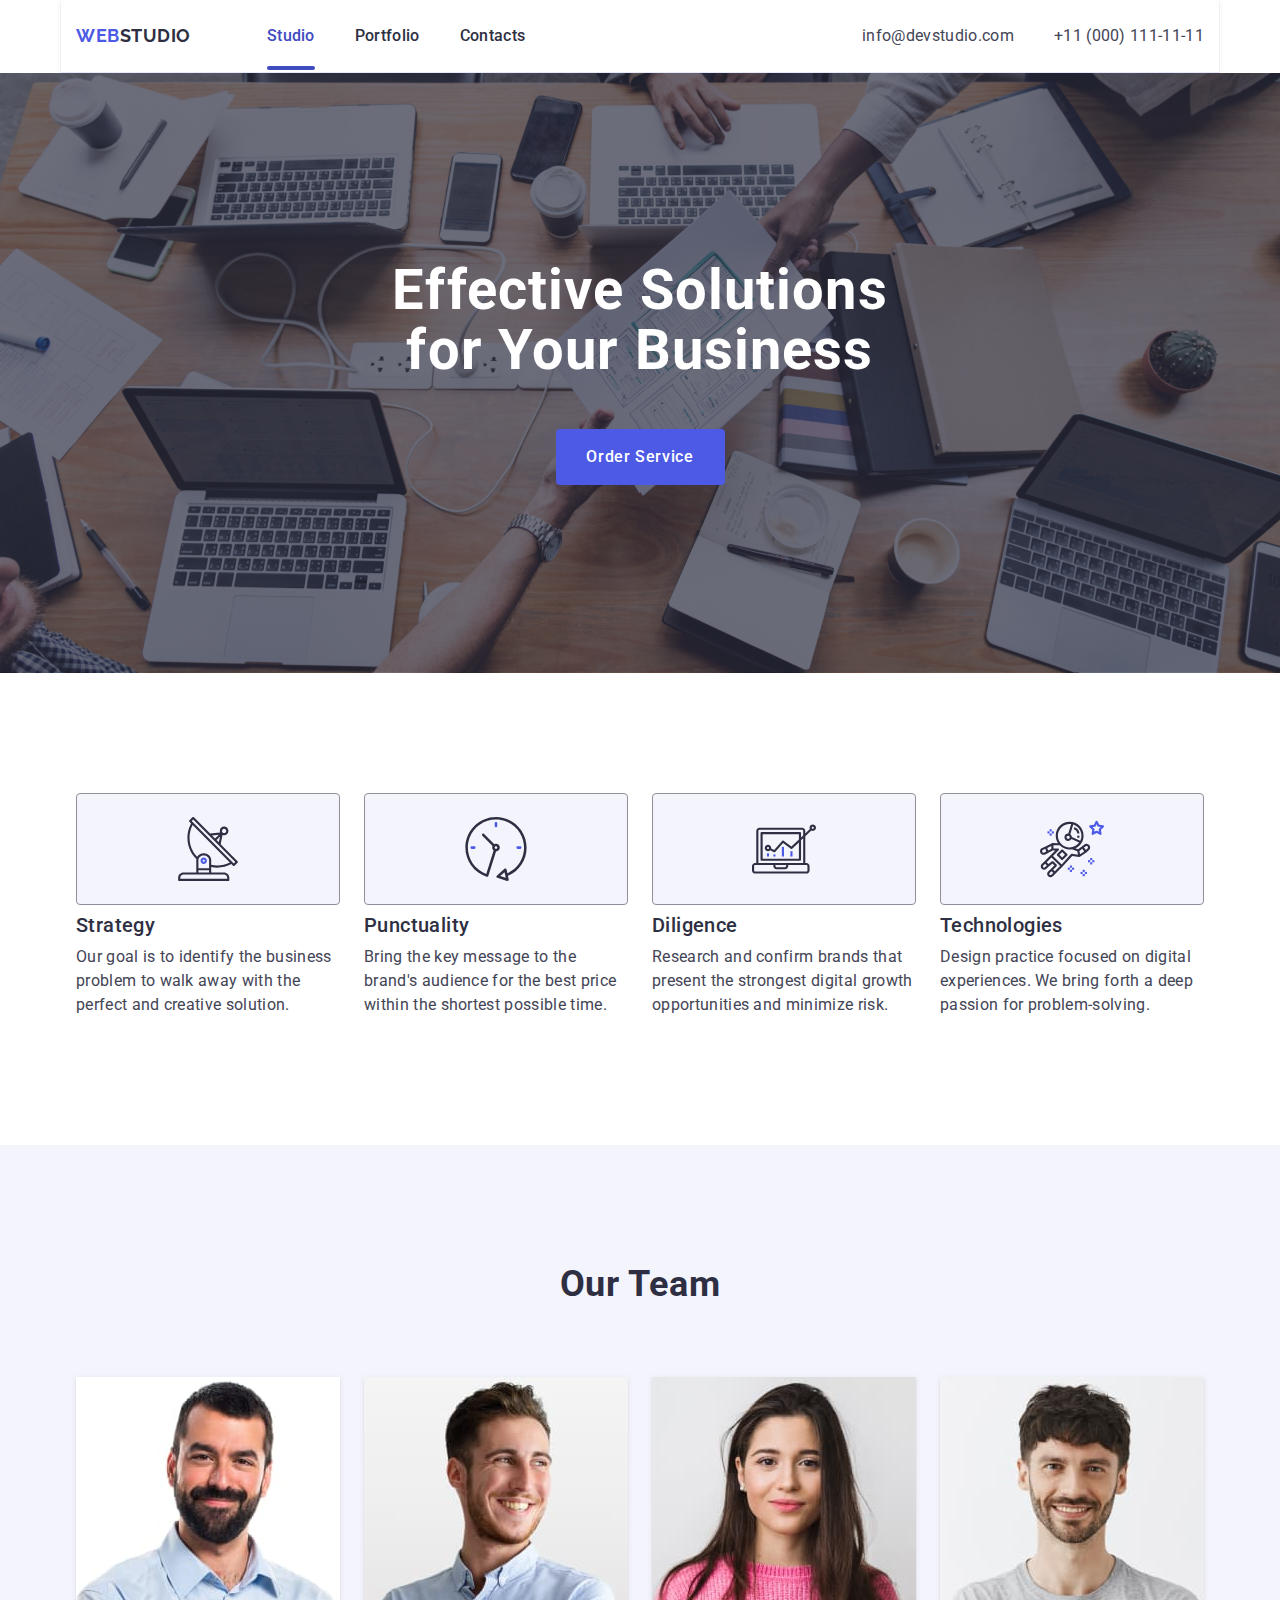
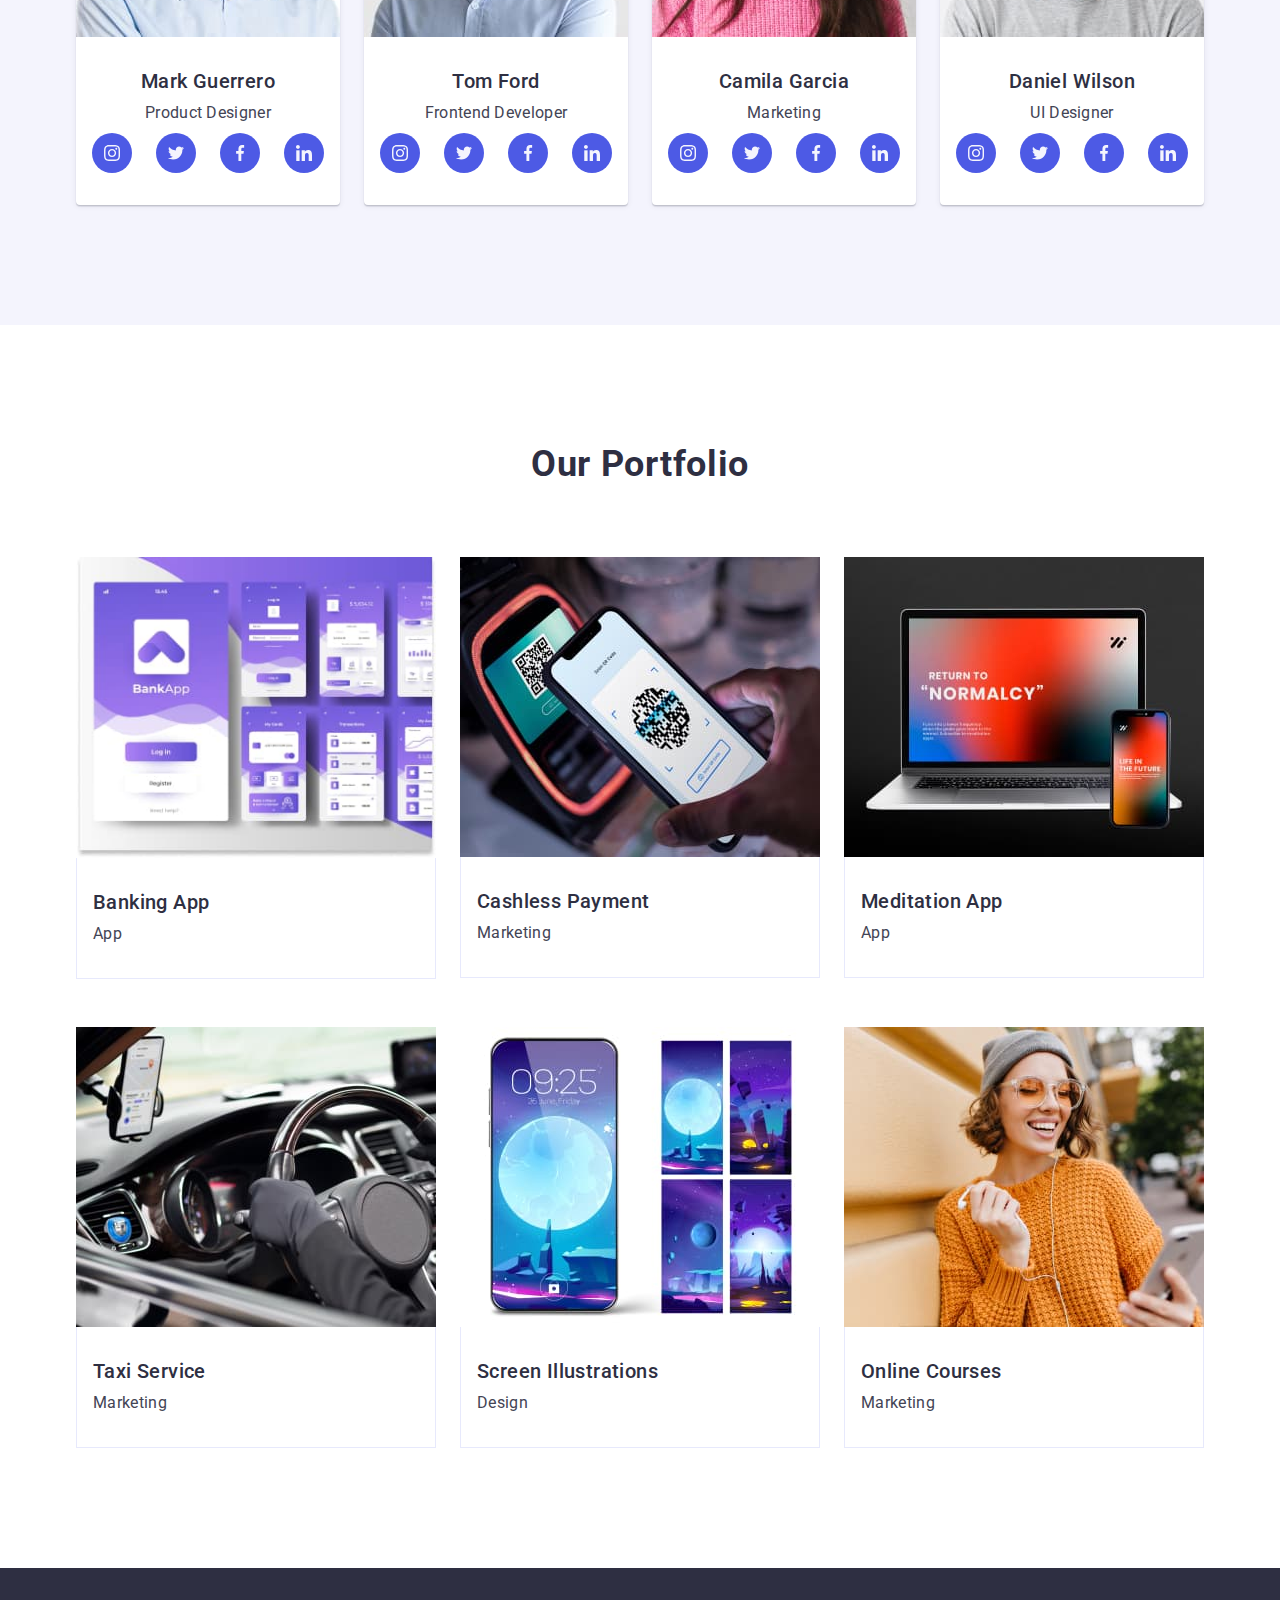
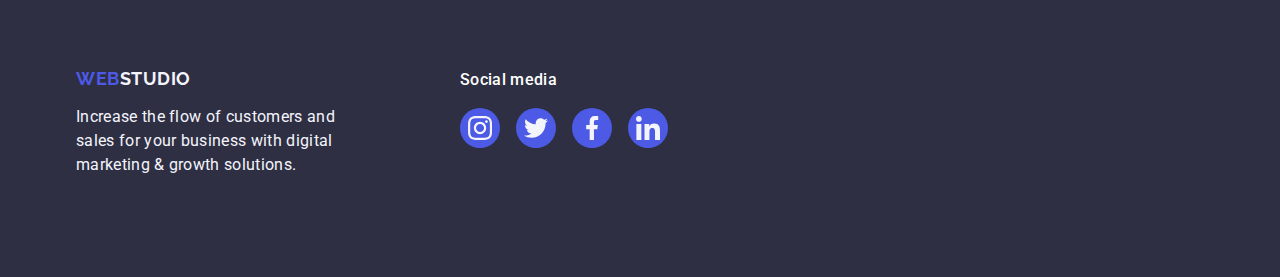
<file: index.html>
<!DOCTYPE html>
<html lang="en">
  <head>
    <meta charset="UTF-8">
    <meta http-equiv="X-UA-Compatible" content="IE=edge">
    <meta name="viewport" content="width=device-width, initial-scale=1.0">
    <title>Web Studio</title>
    <link rel="preconnect" href="https://fonts.googleapis.com">
    <link rel="preconnect" href="https://fonts.gstatic.com" crossorigin>
    <link
      href="https://fonts.googleapis.com/css2?family=Raleway:wght@700&family=Roboto:wght@400;500;700&display=swap"
      rel="stylesheet"
      >
    <link
      rel="stylesheet"
      href="https://cdnjs.cloudflare.com/ajax/libs/modern-normalize/2.0.0/modern-normalize.min.css"
    >
    <link rel="stylesheet" href="./css/styles.css">
  </head>

  <body class="body-container">
    <!--HEADER-->
    <header class="page-header container">
      <div class="container-header">
        <nav class="page-navigation list">
          <a href="./index.html" class="header-logo link"
            >Web<span class="header-logo-part-dark">Studio</span></a>
          <ul class="menu list">
            <li class="menu-item">
              <a class="menu-link link current" href="./index.html">Studio</a>
            </li>
            <li class="menu-item">
              <a class="menu-link link" href="">Portfolio</a>
            </li>
            <li class="menu-item">
              <a class="menu-link link" href="">Contacts</a>
            </li>
          </ul>
        </nav>
        <address class="header-contact">
          <ul class="header-contact-item list">
            <li>
              <a class="header-contact-link link" href="mailto:info@devstudio.com"
                 >info@devstudio.com</a>
            </li>
            <li>
              <a class="header-contact-link link" href="tel:+110001111111">+11 (000) 111-11-11</a>
            </li>
          </ul>
        </address>
      </div>
    </header>
    <main>
      <!--HERO SECTION-->
      <section class="section-hero">
        <div class="container">
          <h1 class="hero-tittle">Effective Solutions for Your Business</h1>
          <button type="button" class="modal-open-btn">Order Service</button>
        </div>
      </section>

      <!--FIRST SECTION-->
      <section class="features" >
        <div class="section-container container">
          <h2 class="visually-hidden">Features</h2>
          <ul class="features-list list">
            <li class="features-list-item">
              <div class="container-icon">
                <svg class="" width="64" height="64">
                  <use href="./images/icons.svg#icon-antenna"></use>
                </svg>
              </div>
              <h3 class="features-menu">Strategy</h3>
              <p class="description-text">
                Our goal is to identify the business problem to walk away with the perfect and
                creative solution.
              </p>
            </li>

            <li class="features-list-item">
              <div class="container-icon">
                <svg class="" width="64" height="64">
                  <use href="./images/icons.svg#icon-clock"></use>
                </svg>
              </div>

              <h3 class="features-menu">Punctuality</h3>
              <p class="description-text">
                Bring the key message to the brand's audience for the best price within the shortest
                possible time.
              </p>
            </li>

            <li class="features-list-item">
              <div class="container-icon">
                <svg class="" width="64" height="64">
                  <use href="./images/icons.svg#icon-diagram"></use>
                </svg>
              </div>
              <h3 class="features-menu">Diligence</h3>
              <p class="description-text">
                Research and confirm brands that present the strongest digital growth opportunities
                and minimize risk.
              </p>
            </li>

            <li class="features-list-item">
              <div class="container-icon">
                <svg class="" width="64" height="64">
                  <use href="./images/icons.svg#icon-astronaut"></use>
                </svg>
              </div>
              <h3 class="features-menu">Technologies</h3>
              <p class="description-text">
                Design practice focused on digital experiences. We bring forth a deep passion for
                problem-solving.
              </p>
            </li>
          </ul>
        </div>
      </section>

      <!--SECOND SECTION-->
      <section class="our-team-section">
        <div class="container">
          <h2 class="teams-list">Our Team</h2>
          <ul class="list-img-list list">
            <li class="image-item-list">
              <img class="images" src="./images/markguerrero.jpg" alt="Mark Guerrero. Product Designer." width="264" height="260">
                <div class="img-container">
                   <h3 class="about-list-link">Mark Guerrero</h3>
                   <p class="text">Product Designer</p>
                   <ul class="menu-social-list-icon">
                      <li class="social-icon list">
                        <a href="" class="social-group">
                          <svg class="social-list-icon" width="16" height="16">
                            <use href="./images/icons.svg#icon-instagram"></use>
                          </svg>
                        </a>
                      </li>

                      <li class="social-icon list">
                        <a href="" class="social-group">
                          <svg class="social-list-icon" width="16" height="16">
                           <use href="./images/icons.svg#icon-twitter"></use>
                          </svg>
                        </a>
                      </li>

                      <li class="social-icon list">
                        <a href="" class="social-group">
                         <svg class="social-list-icon" width="16" height="16">
                           <use href="./images/icons.svg#icon-facebook"></use>
                         </svg>
                        </a>
                      </li>

                      <li class="social-icon list">
                        <a href="" class="social-group">
                         <svg class="social-list-icon" width="16" height="16">
                            <use href="./images/icons.svg#icon-linkedin"></use>
                         </svg>
                        </a>
                       </li>
                    </ul>
                 </div>
           </li>

             <li class="image-item-list">
                 <img class="images" src="./images/tomford.jpg" alt="Tom Ford. Frontend Developer." width="264" height="260">
              <div class="img-container">
                <h3 class="about-list-link">Tom Ford</h3>
                <p class="text">Frontend Developer</p>
                <ul class="menu-social-list-icon">
                  <li class="social-icon list">
                    <a href="" class="social-group">
                      <svg class="social-list-icon" width="16" height="16">
                        <use href="./images/icons.svg#icon-instagram"></use>
                      </svg>
                    </a>
                  </li>

                  <li class="social-icon list">
                    <a href="" class="social-group">
                      <svg class="social-list-icon" width="16" height="16">
                        <use href="./images/icons.svg#icon-twitter"></use>
                      </svg>
                    </a>
                 </li>         
                        
                  <li class="social-icon list">
                    <a href="" class="social-group">
                      <svg class="social-list-icon" width="16" height="16">
                        <use href="./images/icons.svg#icon-facebook"></use>
                      </svg>
                    </a>
                  </li>
                  <li class="social-icon list">
                    <a href="" class="social-group">
                      <svg class="social-list-icon" width="16" height="16">
                        <use href="./images/icons.svg#icon-linkedin"></use>
                      </svg>
                    </a>
                 </li>                           
               </ul>
              </div>
            </li>

            <li class="image-item-list">
              <img class="images" src="./images/camilagarcia.jpg" alt="Camila Garcia. Marketing." width="264" height="260">
              <div class="img-container">
                <h3 class="about-list-link">Camila Garcia</h3>
                <p class="text">Marketing</p>
               <ul class="menu-social-list-icon">
                 <li class="social-icon list">
                    <a href="" class="social-group">
                      <svg class="social-list-icon" width="16" height="16">
                       <use href="./images/icons.svg#icon-instagram"></use>
                      </svg>
                    </a>
                 </li>

                 <li class="social-icon list">
                   <a href="" class="social-group">
                     <svg class="social-list-icon" width="16" height="16">
                       <use href="./images/icons.svg#icon-twitter"></use>
                     </svg>
                   </a>
                 </li>

                 <li class="social-icon list">
                   <a href="" class="social-group">
                     <svg class="social-list-icon" width="16" height="16">
                       <use href="./images/icons.svg#icon-facebook"></use>
                     </svg>
                   </a>
                 </li>
                
                 <li class="social-icon list">
                   <a href="" class="social-group">
                     <svg class="social-list-icon" width="16" height="16">
                       <use href="./images/icons.svg#icon-linkedin"></use>
                     </svg>
                   </a>
                 </li>
               </ul>
              </div>
            </li>

            <li class="image-item-list">
              <img class="images" src="./images/danielwilson.jpg" alt="Daniel Wilson. UI Designer." width="264" height="260">
              <div class="img-container">
                <h3 class="about-list-link">Daniel Wilson</h3>
                <p class="text">UI Designer</p>

               <ul class="menu-social-list-icon">
                  <li class="social-icon list">
                    <a href="" class="social-group">
                     <svg class="social-list-icon" width="16" height="16">
                       <use href="./images/icons.svg#icon-instagram"></use>
                     </svg>
                    </a>
                  </li>
                
                  <li class="social-icon list">
                    <a href="" class="social-group">
                     <svg class="social-list-icon" width="16" height="16">
                       <use href="./images/icons.svg#icon-twitter"></use>
                     </svg>
                    </a>
                  </li>
                
                  <li class="social-icon list">
                    <a href="" class="social-group">
                     <svg class="social-list-icon" width="16" height="16">
                       <use href="./images/icons.svg#icon-facebook"></use>
                     </svg>
                    </a>
                  </li>

                  <li class="social-icon list">
                    <a href="" class="social-group">
                     <svg class="social-list-icon" width="16" height="16">
                       <use href="./images/icons.svg#icon-linkedin"></use>
                     </svg>
                    </a>
                 </li>
               </ul>
             </div>
           </li>
         </ul>
       </div>
      </section>

      <!--THIRD SECTION-->
      <section class="our-portfolio">
        <div class="container">
          <h2 class="portfolio-title">Our Portfolio</h2>
          <ul class="portfolio-list list">
            <li class="list-service link">
                <div class="overflow">
                  <img class="project-link link" src="./images/row1/banking-app-interface-concept.jpg" alt="Project 1" width="360" height="300">
                   <p class="overlay">
                     14 Stylish and User-Friendly App Design Concepts · Task Manager App · Calorie Tracker App · Exotic Fruit Ecommerce
                     App · Cloud Storage App
                   </p>
                </div>
                <div class="service-container">
                 <h3 class="description-title">Banking App</h3>
                 <p class="portfolio-desk">App</p>
               </div>
            </li>

             <li class="list-service link"> 
                  <div class="overflow">
                    <img class="project-link link" src="./images/row1/cashless-payment.jpg" alt="Project 2" width="360" height="300">
                    <p class="overlay">
                      14 Stylish and User-Friendly App Design Concepts · Task Manager App · Calorie Tracker App · Exotic Fruit Ecommerce App · Cloud Storage App
                    </p>
                  </div>
                  <div class="service-container">
                    <h3 class="description-title">Cashless Payment</h3>
                    <p class="portfolio-desk">Marketing</p>
                  </div>
             </li>

            <li class="list-service link">
                <div class="overflow">
                 <img class="project-link link" src="./images/row1/meditation-app.jpg" alt="Project 3" width="360" height="300">
                  <p class="overlay">
                    14 Stylish and User-Friendly App Design Concepts · Task Manager App · Calorie Tracker App · Exotic Fruit Ecommerce App · Cloud Storage App
                  </p>
                </div>
                <div class="service-container">
                  <h3 class="description-title">Meditation App</h3>
                  <p class="portfolio-desk">App</p>
                </div>
            </li>

            <li class="list-service link">
                <div class="overflow">
                  <img class="project-link link" src="./images/row2/taxi-service.jpg" alt="Project 4" width="360" height="300">
                  <p class="overlay">
                   14 Stylish and User-Friendly App Design Concepts · Task Manager App · Calorie Tracker App · Exotic Fruit Ecommerce App · Cloud Storage App
                  </p>
               </div>
               <div class="service-container">
                 <h3 class="description-title">Taxi Service</h3>
                 <p class="portfolio-desk">Marketing</p>
               </div>
            </li>

            <li class="list-service link">
                <div class="overflow">
                  <img class="project-link link" src="./images/row2/screen-illustrations.jpg" alt="Project 5" width="360" height="300">
                  <p class="overlay">
                    14 Stylish and User-Friendly App Design Concepts · Task Manager App · Calorie Tracker App · Exotic Fruit Ecommerce App · Cloud Storage App
                  </p>
                </div>
                <div class="service-container">
                 <h3 class="description-title">Screen Illustrations</h3>
                 <p class="portfolio-desk">Design</p>
               </div>
            </li>

            <li class="list-service link">
                <div class="overflow">
                  <img class="project-link link" src="./images/row2/online-courses.jpg" alt="Project 6" width="360" height="300">
                  <p class="overlay">
                    14 Stylish and User-Friendly App Design Concepts · Task Manager App · Calorie Tracker App · Exotic Fruit Ecommerce App · Cloud Storage App
                  </p>
                </div>
                <div class="service-container">
                 <h3 class="description-title">Online Courses</h3>
                 <p class="portfolio-desk">Marketing</p>
                </div>
            </li>
          </ul>
        </div>
      </section>
    </main>

    <!--FOOTER-->
    <footer class="footer-container-link">
      <div class="footer-container container">
        <div class="footer-content">
         <a href="./index.html" class="footer-logo link">Web<span class="footer-logo-part-light">Studio</span></a>
         <p class="text-footer">
           Increase the flow of customers and sales for your business with digital marketing & growth
           solutions.
         </p>
        </div>
        <div class="social-media-container">
         <p class="social-media-text">Social media</p>
         <ul class="list-media">
           <li class="list-social-media"> 
             <a href="" class="footer-media-item">
               <svg class="social-list-icon" width="24" height="24">
                 <use href="./images/icons.svg#icon-instagram"></use>
               </svg>
             </a>
           </li>
           <li class="list-social-media">
              <a href="" class="footer-media-item">
                <svg class="social-list-icon" width="24" height="24">
                  <use href="./images/icons.svg#icon-twitter"></use>
                </svg>
              </a>
            </li>
            <li class="list-social-media">
              <a href="" class="footer-media-item">
                 <svg class="social-list-icon" width="24" height="24">
                  <use href="./images/icons.svg#icon-facebook"></use>
                </svg>
              </a>
            </li>
            <li class="list-social-media">
              <a href="" class="footer-media-item">
                <svg class="social-list-icon" width="24" height="24">
                 <use href="./images/icons.svg#icon-linkedin"></use>
                </svg>
             </a>
            </li>
         </ul>
        </div>
      </div>
    </footer>
  </body>
</html>
</file>
<file: css/styles.css>
:root {
  --main-font-family: "Roboto", sans-serif;
  --secondary-font-family: "Raleway", sans-serif;
  --color-iris: #4d5ae5;
  --color-ocean: #404bbf;
  --color-navy-blue: #2e2f42;
  --color-green: #31d0aa;
  --color-slate: #434455;
  --color-light-slate: #8e8f99;
  --color-cornflower: #e7e9fc;
  --color-cloud: #f4f4fd;
  --color-grey: #2e2f42;
  --color-navy-blue-modal: #2e2f42;
  --color-white: #ffffff;
  --color-dairy: #fcfcfc;
}

/* css default style reset */
.list {
  list-style: none;
}

.link {
  text-decoration: none;
  color: inherit;
}

button {
  cursor: pointer;
}

h1,
h2,
h3,
h4,
h5,
h6,
p {
  margin: 0;
}

ul,
ol {
  margin: 0;
  padding: 0;
}

/* studio page */
.body-container {
  font-family: "Roboto", sans-serif;
  color: var(--color-slate, #434455);
  background-color: var(--color-white, #ffffff);
}

.container {
  width: 1158px;
  padding: 0 15px;
  margin: 0 auto;

}

/* HEADER*/
.page-header {
  margin: 0 auto;
  border-bottom: 1px solid var(--color-cornflower);
  box-shadow: 0px 2px 1px rgba(46, 47, 66, 0.08), 0px 1px 1px rgba(46, 47, 66, 0.16), 0px 1px 6px rgba(46, 47, 66, 0.08);
}

.container-header {
  display: flex;
  align-items: center;
  margin: 0 auto;
}

.page-navigation {
  font-weight: 800;
  font-size: 18px;
  line-height: 1.17;
  letter-spacing: 0.03em;
  color: var(--color-iris, #4d5ae5);
  display: flex;
  align-items: center;
  margin-right: auto;
}

.header-logo {
  font-family: var(--secondary-font-family);
  font-weight: 700;
  font-size: 18px;
  line-height: 1.17;
  letter-spacing: 0.03em;
  text-transform: uppercase;
  color: var(--color-iris);
  margin-right: 76px;
}

.header-logo-part-dark {
  font-family: "Raleway", sans-serif;
  font-weight: 700;
  font-size: 18px;
  line-height: 1.17;
  letter-spacing: 0.03em;
  text-transform: uppercase;
  color: var(--color-navy-blue);
}

.header-logo-link {
  font-family: "Raleway", sans-serif;
  font-weight: 700;
  font-size: 18px;
  line-height: 1.17;
  letter-spacing: 0.03em;
  text-transform: uppercase;
  color: var(--color-iris, #4d5ae5);
  margin-right: 76px;
}

.menu {
  display: flex;
  gap: 40px;
}

.menu-item {
  letter-spacing: 0.02em;
  line-height: 1.5;
  font-weight: 500;
  font-size: 16px;
  color: var(--color-navy-blue);
  padding: 24px 0;
}

.menu-link {
  font-family: var(--main-font-family);
  line-height: 1.5;
  letter-spacing: 0.02em;
  font-weight: 500;
  font-size: 16px;
  color: var(--color-navy-blue);
  padding: 24px 0;
  position: relative;
  transition: color 250ms cubic-bezier(0.4, 0, 0.2, 1);
}

.menu-link.current {
  color: var(--color-ocean);
}

.menu-link.current::after {
  content: '';
  position: absolute;
  left: 0;
  bottom: -1px;
  width: 100%;
  height: 4px;
  background-color: var(--color-ocean);
  border-radius: 2px;
}

.menu-link:hover,
.menu-link:focus,
.header-contact-link:hover,
.header-contact-link:focus {
 color: var(--color-ocean);
}

.menu-item:hover,
.menu-item:focus,
.header-contact-link:hover,
.header-contact-link:focus {
  color: var(--color-ocean);
}

.header-contact {
  font-style: normal;
}

.header-contact-item {
  display: flex;
  gap: 40px;
  font-size: 16px;
  line-height: 1.5;
  letter-spacing: 0.02em;
  font-weight: 400;
  color: var(--color-slate);
}

.header-contact-link {
  font-family: var(--main-font-family);
  font-weight: 400;
  font-size: 16px;
  line-height: 1.5;
  letter-spacing: 0.02em;
  color: var(--color-slate);
  transition: color 250ms cubic-bezier(0.4, 0, 0.2, 1);
}

/* HERO SECTION */
.section-hero {
  color: var(--color-white);
  background-color: var(--color-navy-blue-modal);
  padding: 188px 0;
  background-image: linear-gradient(rgba(46, 47, 66, 0.7), rgba(46, 47, 66, 0.7)), url(../images/people-office.jpg);
  max-width: 1440px;
  background-size: cover;
  background-position: center;
  background-repeat: no-repeat;
  margin: 0 auto;
}

.hero-tittle {
  font-family: var(--main-font-family);
  font-weight: 700;
  font-size: 56px;
  line-height: 1.07;
  text-align: center;
  letter-spacing: 0.02em;
  color: var(--color-white);
  max-width: 496px;
  margin-left: auto;
  margin-right: auto;
  margin-bottom: 48px;
}

.modal-open-btn {
  font-family: var(--main-font-family);
  min-width: 169px;
  font-weight: 500;
  font-size: 16px;
  line-height: 1.5;
  letter-spacing: 0.04em;
  text-align: center;
  color: var(--color-white);
  background-color: var(--color-iris);
  display: block;
  height: 56px;
  border: none;
  border-radius: 4px;
  margin-left: auto;
  margin-right: auto;
  transition:  background-color 250ms cubic-bezier(0.4, 0, 0.2, 1);
}

.modal-open-btn:hover,
.modal-open-btn:focus {
  background-color: var(--color-ocean);
}

/*FIRST SECTION*/
.section-container {

}

.container-icon {
  display: flex;
  align-items: center;
  justify-content: center;
  height: 112px;
  background-color: var(--color-cloud);
  border-radius: 4px;
  border: 1px solid var(--color-light-slate);
  margin-bottom: 8px;
}
.features {
  font-weight: 500;
  font-size: 20px;
  line-height: 1.2;
  letter-spacing: 0.02em;
  color: var(--color-slate);
  padding: 120px 0;
}

.visually-hidden {
  position: absolute;
  width: 1px;
  height: 1px;
  margin: -1px;
  border: 0;
  padding: 0;
  white-space: nowrap;
  overflow: hidden;
  clip-path: inset(100%);
  clip: rect(0, 0, 0, 0);
}

.features-list {
  font-family: var(--main-font-family);
  font-size: 16px;
  line-height: 1.2;
  letter-spacing: 0.02em;
  color: var(--color-slate);
  background-color: var(--color-white);
  display: flex;
  /*width: 100%;*/
  gap: 24px;
}

.features-list-item {
  font-weight: 500;
  font-size: 20px;
  line-height: 1.2;
  letter-spacing: 0.02em;
  color: var(--color-slate);
  width: calc((100% - 72px) / 4);
  /*box-sizing: border-box;*/
  margin-bottom: 8px;
}

.features-menu {
  font-weight: 500;
  font-size: 20px;
  line-height: 1.2;
  letter-spacing: 0.02em;
  color: var(--color-navy-blue);
  margin-bottom: 8px;
}

.description-text {
  font-weight: 400;
  font-size: 16px;
  line-height: 1.5;
  letter-spacing: 0.02em;
  color: var(--color-slate);
}

/*SECOND SECTION*/
.our-team-section {
  background-color: var(--color-cloud);
  padding: 120px 0;
}


.images {
  display: block;
}

.teams-list {
  font-size: 36px;
  font-weight: 700;
  line-height: 1.11;
  text-align: center;
  letter-spacing: 0.02em;
  text-transform: capitalize;
  color: var(--color-navy-blue);
  margin-bottom: 72px;
}

.list-img-list {
  /*background-color: var(--color-white);*/
  display: flex;
  width: 100%;
  gap: 24px;
}

.image-item-list {
  font-weight: 500;
  font-size: 20px;
  line-height: 1.2;
  letter-spacing: 0.02em;
  color: var(--color-slate);
  background-color: var(--color-white);
  border-radius: 0px 0px 4px 4px;
  width: calc((100% - 72px) / 4);
  box-sizing: border-box;
  box-shadow:0px 1px 6px rgba(46, 47, 66, 0.08),
    0px 1px 1px rgba(46, 47, 66, 0.16),
    0px 2px 1px rgba(46, 47, 66, 0.08);
}

.img-container {
  padding: 32px 16px;
  text-align: center;
  padding: 32px 0;
}

.about-list-link {
  font-weight: 500;
  font-size: 20px;
  line-height: 1.2;
  letter-spacing: 0.02em;
  color: var(--color-navy-blue);
  margin-bottom: 8px;
}

.text {
  font-size: 16px;
  line-height: 1.5;
  letter-spacing: 0.02em;
  font-weight: 400;
  margin-bottom: 8px;
}

.menu-social-list-icon{
display: flex;
justify-content: center;
gap: 24px;
}

.social-icon{
width: 40px;
height: 40px;
}

.social-group{
width: 100%;
height: 100%;
background-color: var(--color-iris);
border-radius: 50%;
display: flex;
align-items: center;
justify-content: center;
transition: background-color 250ms cubic-bezier(0.4, 0, 0.2, 1);
}

.social-group:hover,
.social-group:focus {
background-color: var(--color-ocean);
}

.social-list-icon{
fill:var(--color-cloud)
}
/*THIRD SECTION*/
.our-portfolio {
  color: var(--color-navy-blue);
  background-color: var(--color-white);
  padding-top: 120px;
  padding-bottom: 120px;
}

.portfolio-title {
  font-weight: 700;
  font-size: 36px;
  line-height: 1.11;
  letter-spacing: 0.02em;
  text-align: center;
  text-transform: capitalize;
  color: var(--color-navy-blue);
  margin-bottom: 72px;
}

.portfolio-list {
  font-family: "Roboto", sans-serif;
  font-weight: 500;
  font-size: 16px;
  line-height: 1.5;
  letter-spacing: 0.04em;
  color: var(--color-iris, #4d5ae5);
  background-color: var(--color-white, #ffffff);
  display: flex;
  flex-wrap: wrap;
  column-gap: 24px;
  row-gap: 48px;
}

.list-service {
  width: calc((100% - 48px) / 3);
  transition: box-shadow 250ms cubic-bezier(0.4, 0, 0.2, 1);
}

/*.product-card {
  display: block;
  text-decoration: none;
  transition: box-shadow 250ms cubic-bezier(0.4, 0, 0.2, 1);
  }*/

.list-service:hover,
.list-service:focus {
  transform: translateY(0%);
  box-shadow: 0px 1px 6px rgba(46, 47, 66, 0.08), 0px 1px 1px rgba(46, 47, 66, 0.16), 0px 2px 1px rgba(46, 47, 66, 0.08);
}

.list-service:hover .overlay {
 transform: translateY(0);
}

.overflow {
 position: relative;
 overflow: hidden;
}

.project-link {
  display: block;
  width: 100%;
  height: auto;
}

.overlay {
  line-height: 1.5;
  letter-spacing: 0.02em;
  transition: transform 250ms cubic-bezier(0.4, 0, 0.2, 1);
  position: absolute;
  color: var(--color-cloud);
  background-color: var(--color-iris);
  font-weight: 400;
  font-size: 16px;
  line-height: 24px;
  width: 100%;
  height: 100%;
  left: 0px;
  top: 0px;
  transform: translate(0, 100%);
  padding: 40px 32px;
  overflow: hidden;
}

.service-container {
  padding: 32px 16px;
  border: 1px solid #e7e9fc;
  border-top: none;
}

.description-title {
  font-weight: 500;
  font-size: 20px;
  line-height: 1.2;
  letter-spacing: 0.02em;
  color: var(--color-navy-blue);
  margin-bottom: 8px;
}

.portfolio-desk {
  font-size: 16px;
  font-weight: 400;
  line-height: 1.5;
  letter-spacing: 0.02em;
  color: var(--color-slate, #434455);
}


/* FOOTER*/

.footer-container-link {
  color: var(--color-navy-blue);
  background-color: var(--color-navy-blue-modal);

}

.footer-container-link {
  background-color: var(--color-navy-blue);
  padding: 100px 0;
}

.footer-container {
  display: flex;
  align-items: baseline;
}

.footer-content {
 margin-right: 120px;
 text-align: left;
}

.text-footer {
  width: 264px;
  font-weight: 400;
  font-size: 16px;
  line-height: 24px;
  letter-spacing: 0.02em;
  color: var(--color-cloud);
}

.social-media-container {

}

.social-media-text {
  font-weight: 500;
  font-size: 16px;
  line-height: 1.5;
  letter-spacing: 0.02em;
  color: var(--color-white);
  margin-bottom: 16px;
}

.list-media {
  display: flex;
  gap: 16px;
}

.list-social-media {
  width: 40px;
  height: 40px;
}

.footer-media-item {
  width: 100%;
  height: 100%;
  background-color: var(--color-iris);
  border-radius: 50%;
  display: flex;
  align-items: center;
  justify-content: center;
  transition: background-color 250ms cubic-bezier(0.4, 0, 0.2, 1);
  }


.footer-media-item:hover,
.footer-media-item:focus {
  background-color: #31d0aa;
}

.social-list-icon {
  fill:var(--color-cloud)

}
.contact-list {
  font-style: normal;
  color: var(--color-slate);
}

.footer-logo {
  font-family: "Raleway", sans-serif;
  font-weight: 700;
  font-size: 18px;
  line-height: 1.17;
  letter-spacing: 0.03em;
  text-transform: uppercase;
  color: var(--color-iris);
  display: inline-block;
  margin-bottom: 16px;
}


.footer-logo-part-light {
  color: var(--color-cloud);
  font-weight: 700;
  font-size: 18px;
  line-height: 1.16667;
  letter-spacing: 0.03em;
  text-transform: uppercase;
}
</file>
